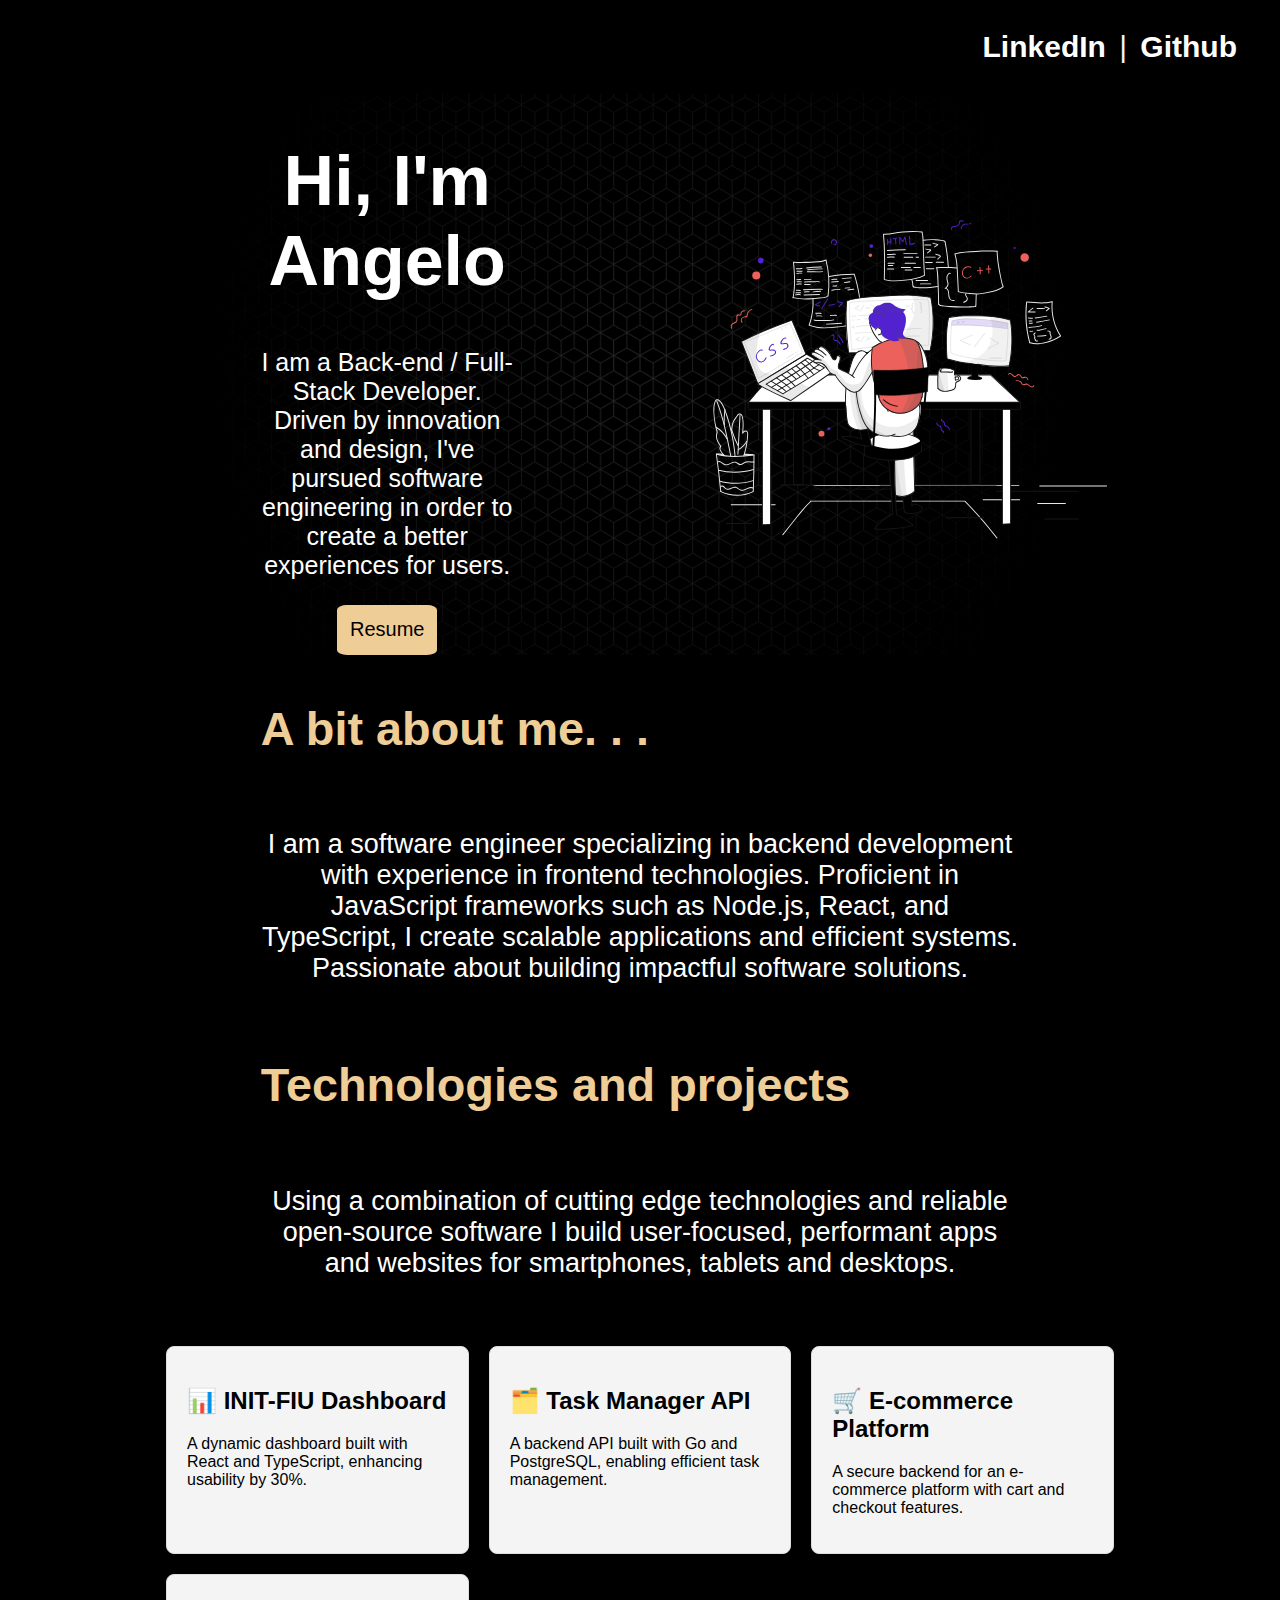
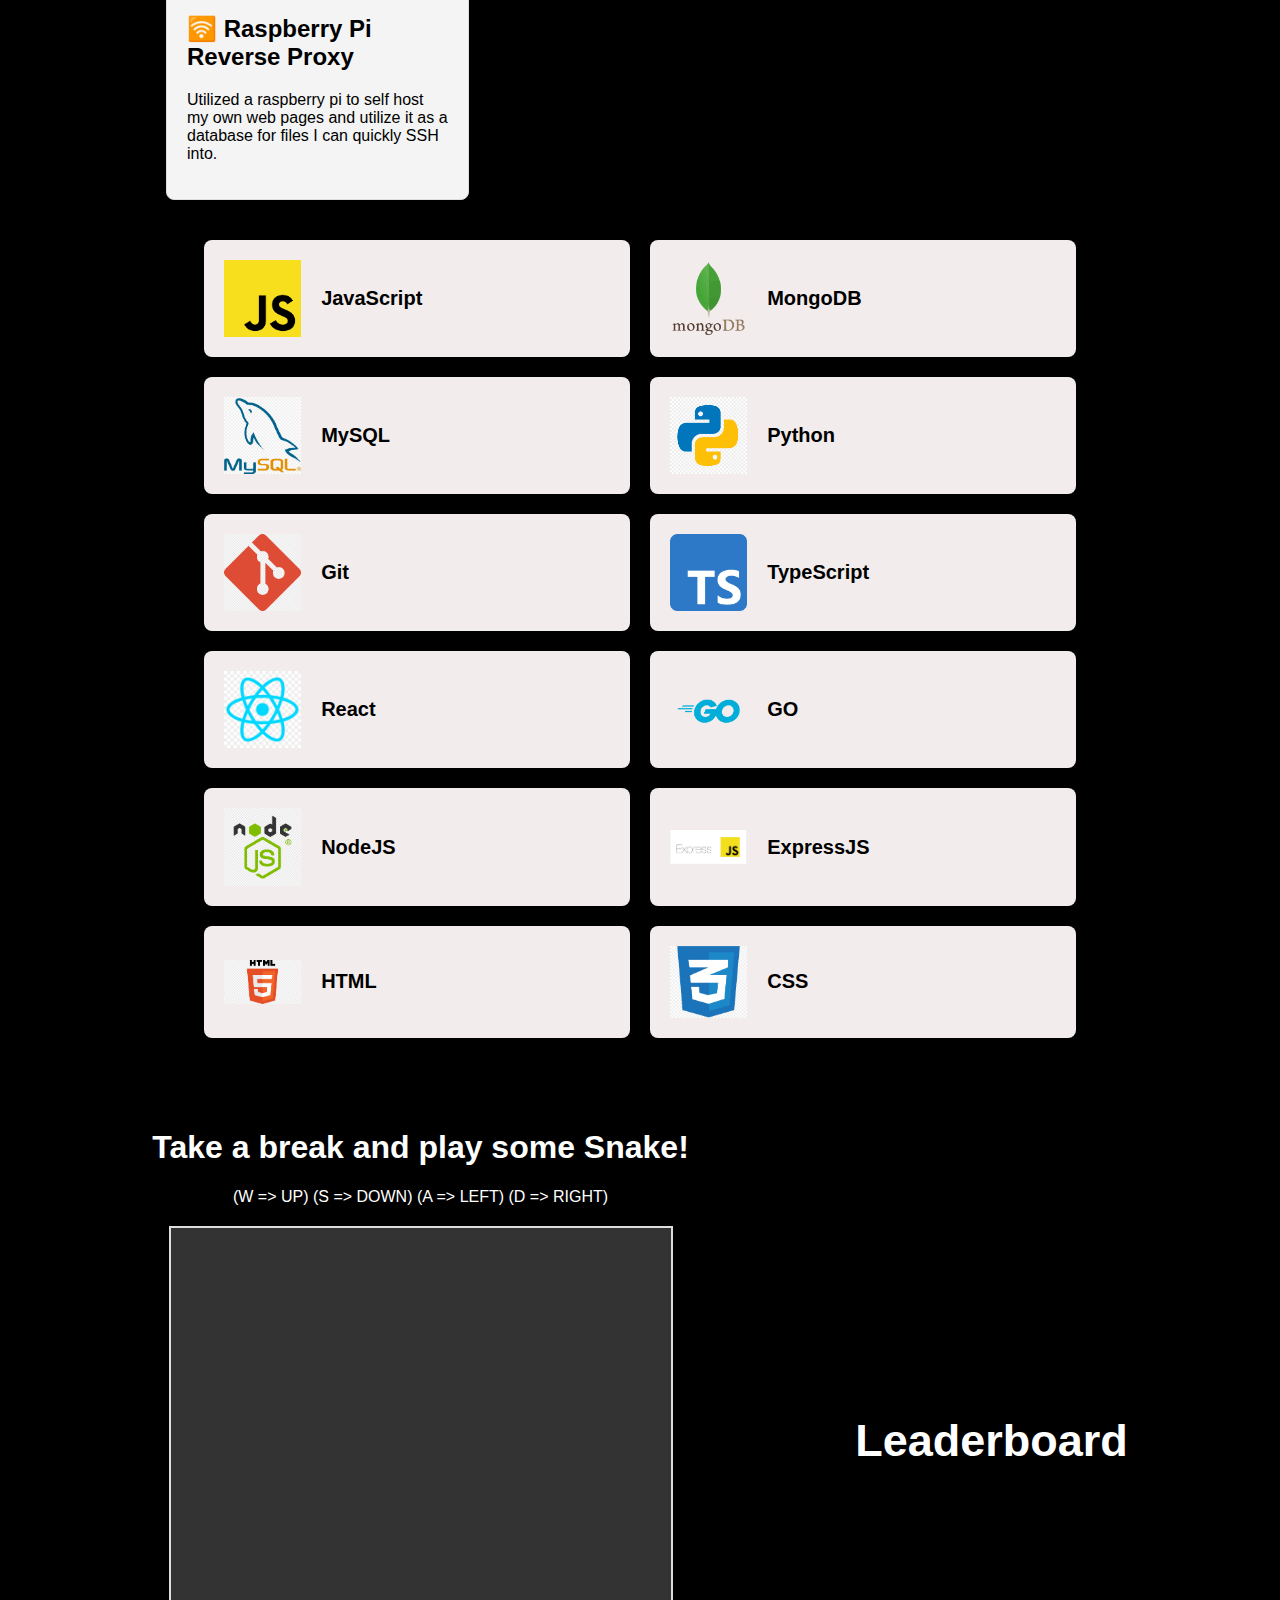
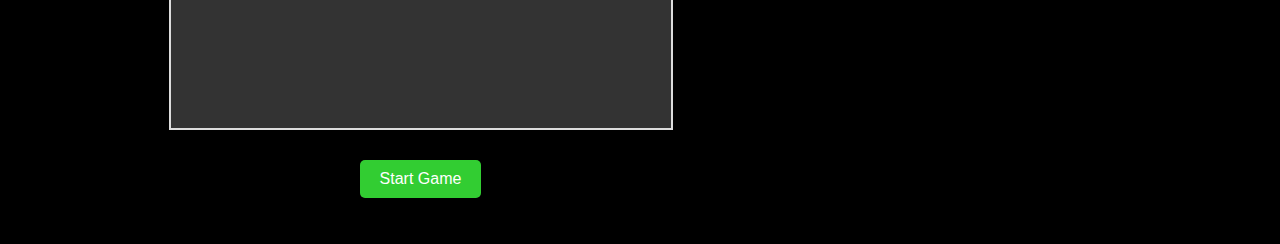
<file: index.html>
<!DOCTYPE html>
<html>
  <head>
    <meta charset="UTF-8" />
    <meta name="viewport" content="width=device-width, initial-scale=1.0" />
    <title>Angelo Portfolio</title>
    <link rel="stylesheet" href="styles.css" />
  </head>
  <body>
    <div class="root">
      <div>
        <!-- Navigation Bar -->
        <div class="navBar">
          <nav>
            <a href="https:www.linkedin.com/in/angeloboggio">LinkedIn</a> |
            <a href="https:www.github.com/angeloboggio">Github</a>
          </nav>
        </div>

        <!-- Intro Section -->
        <div class="intro-container"></div>
        <div class="jumbotron">
          <div class="leftpanel">
            <div class="introbox">
              <h1>Hi, I'm Angelo</h1>
              <p>
                I am a Back-end / Full-Stack Developer. Driven by innovation and
                design, I've pursued software engineering in order to create a
                better experiences for users.
              </p>
              <div class="introbutton">
                <a href="/AngeloRafaelBoggio.pdf" download="AngelosResume.pdf">
                  <button>Resume</button>
                </a>
              </div>
            </div>
          </div>
          <div class="rightpanel">
            <div class="imagecontainer">
              <img src="/images/techyguy.svg" alt="Techy Guy Illustration" />
            </div>
          </div>
        </div>

        <!-- About Section -->
        <div class="about-container">
          <div class="about">
            <div class="abitaboutme">
              <h3>A bit about me. . .</h3>
            </div>

            <div class="description_container">
              <p>
                I am a software engineer specializing in backend development
                with experience in frontend technologies. Proficient in
                JavaScript frameworks such as Node.js, React, and TypeScript, I
                create scalable applications and efficient systems. Passionate
                about building impactful software solutions.
              </p>
            </div>

            <div class="tech">
              <h3>Technologies and projects</h3>
            </div>
            <div class="techdesc">
              <p>
                Using a combination of cutting edge technologies and reliable
                open-source software I build user-focused, performant apps and
                websites for smartphones, tablets and desktops.
              </p>
            </div>
          </div>
        </div>

        <!-- Projects Section -->
        <div class="projects" id="projects">
          <div class="project-grid">
            <div class="project-card">
              <h2>📊 INIT-FIU Dashboard</h2>
              <p>
                A dynamic dashboard built with React and TypeScript, enhancing
                usability by 30%.
              </p>
            </div>
            <div class="project-card">
              <h2>🗂️ Task Manager API</h2>
              <p>
                A backend API built with Go and PostgreSQL, enabling efficient
                task management.
              </p>
            </div>
            <div class="project-card">
              <h2>🛒 E-commerce Platform</h2>
              <p>
                A secure backend for an e-commerce platform with cart and
                checkout features.
              </p>
            </div>
            <div class="project-card">
              <h2>🛜 Raspberry Pi Reverse Proxy</h2>
              <p>
                Utilized a raspberry pi to self host my own web pages and
                utilize it as a database for files I can quickly SSH into.
              </p>
            </div>
          </div>
        </div>

        <!-----Technologies Section-->
        <div class="techcontainer">
          <div class="technologies-grid">
            <div class="tech-card">
              <img src="/images/js.png" />
              <h1>JavaScript</h1>
            </div>

            <div class="tech-card">
              <img src="/images/mongo.webp" />
              <h1>MongoDB</h1>
            </div>

            <div class="tech-card">
              <img src="/images/mysql.webp" />
              <h1>MySQL</h1>
            </div>

            <div class="tech-card">
              <img src="/images/python.png" />
              <h1>Python</h1>
            </div>
            <div class="tech-card">
              <img src="/images/git.png" />
              <h1>Git</h1>
            </div>
            <div class="tech-card">
              <img src="/images/ts.png" />
              <h1>TypeScript</h1>
            </div>
            <div class="tech-card">
              <img src="/images/react.png" />
              <h1>React</h1>
            </div>
            <div class="tech-card">
              <img src="/images/go.png" />
              <h1>GO</h1>
            </div>
            <div class="tech-card">
              <img src="/images/nodejs.png" />
              <h1>NodeJS</h1>
            </div>
            <div class="tech-card">
              <img src="/images/expressjs.png" />
              <h1>ExpressJS</h1>
            </div>
            <div class="tech-card">
              <img src="/images/html.png" />
              <h1>HTML</h1>
            </div>
            <div class="tech-card">
              <img src="/images/css.jpg" />
              <h1>CSS</h1>
            </div>
          </div>
        </div>

        <!-- Snake Game Section -->
        <div class="snake-container">
          <div class="snake-game">
            <h1>Take a break and play some Snake!</h1>
            <p>(W => UP) (S => DOWN) (A => LEFT) (D => RIGHT)</p>
            <canvas id="snakeCanvas" width="500" height="500"></canvas>
            <button id="startButton">Start Game</button>
          </div>

          <!-- Leaderboard Section -->
          <div class="leaderboard">
            <h2>Leaderboard</h2>
            <ol id="topScores">
              <!-- Top scores will be dynamically inserted here -->
            </ol>
          </div>
        </div>

        <!-- Contact Form Section -->
        <div class="form-section">
          <form>Email Me</form>
        </div>

        <!-- Script -->
        <script src="script.js"></script>
      </div>
    </div>
  </body>
</html>
</file>
<file: discussions.html>
<!DOCTYPE html>
<html>
<head>
  <meta charset="UTF-8" />
  <meta name="viewport" content="width=device-width, initial-scale=1.0" />
  <title>Angelo Portfolio</title>
  <link rel="stylesheet" href="styles.css" />
</head>
<body>
  <main class="page-content" aria-label="content">
    <div class="discussions">
        <h1><a href="index.html"><$</a></h1>
        <h1>Discussions</h1>
      <table width="100%">
        <tr>
          <th>Topic</th>
          <th>Link</th>
        </tr>
        <tr>
          <td>Building an ecommerce platform with Nestjs</td>
          <td><a href="https://github.com/angeloboggio/ecommerce-nestjs">Ecommerce Nestjs</a></td>
        </tr>
      </table>
    </div>
  </main>
</body>
</html>
</file>
<file: styles.css>
/* Global Styles */
html {
  width: 100%;
}
body {
  background-color: rgb(0, 0, 0);
  text-align: center;
  font-family: sans-serif;
}

/* Navigation Bar */
.navBar {
  background-color: #12121200;
  color: whitesmoke;
  font-size: 30px;
  text-align: right;
  padding: 20px;
  margin: 10px;
}

.navBar a {
  text-decoration: none;
  color: white;
  font-weight: bold;
  padding: 5px;
}

.navBar a:hover {
  color: rgb(239, 205, 151);
}

/* Intro Section */
.intro-container {
  display: flex;
  align-items: center;
  justify-content: center;
  background-color: #0b0b0b00;
}

.introbox {
  display: block;
  width: 50%;
}

.introbox h1 {
  font-size: 70px;
}

.introbox p {
  font-size: 25px;
}

.introbox button {
  background-color: rgb(239, 205, 151);
  border: 2px solid rgb(239, 205, 151);
  border-radius: 10%;
  width: 100px;
  height: 50px;
  display: flex;
  justify-content: center;
  align-items: center;
  font-size: 20px;
  color: #000000;
  cursor: pointer;
  transition: background-color 0.3s ease, color 0.3s ease;
}

.introbutton a {
  text-decoration: none;
  display: flex;
  justify-content: center;
}

/* Panels */
.leftpanel {
  display: flex;
  align-items: center;
  justify-content: center;
  font-size: 30px;
  color: white;
  width: 40%;
  background-color: rgba(255, 255, 255, 0);
}

.rightpanel {
  display: flex;
  align-items: center;
  justify-content: center;
  width: 40%;
}

.imagecontainer img {
  width: 100%;
  height: auto;
  max-width: 100%;
}

/* Jumbotron */
.jumbotron {
  display: flex;
  align-items: center;
  justify-content: center;
  background-image: url("/images/hex.jpg");
  background-size: contain;
  background-repeat: no-repeat;
  background-position: center;
  width: 100%;
  height: 50%;
}

/* About Section */
.about-container {
  background-color: rgb(0, 0, 0);
  display: flex;
  justify-content: center;
  align-items: center;
}

.about {
  display: block;
  background-color: rgb(0, 0, 0);
  color: #ffffff;
  width: 60%;
}

.abitaboutme {
  color: rgb(239, 205, 151);
  display: flex;
  font-size: 40px;
}

.holder {
  display: flex;
  justify-content: center;
  align-items: center;
}

.description_container {
  display: flex;
  font-size: 27px;
}

.tech {
  color: rgb(239, 205, 151);
  display: flex;
  font-size: 40px;
}

.techdesc {
  display: flex;
  font-size: 27px;
}

/* Projects Section */
.projects {
  display: inline-block;
  justify-items: center;
  text-align: center;
  padding: 20px;
  width: 75%;
}

.projects h1 {
  color: #ddd;
  font-size: 40px;
}

.project-grid {
  display: grid;
  grid-template-columns: repeat(auto-fit, minmax(300px, 1fr));
  gap: 20px;
  margin-top: 20px;
  width: 100%;
}

.project-card {
  background-color: #f4f4f4;
  border: 1px solid #ddd;
  padding: 20px;
  border-radius: 8px;
  box-shadow: 0 4px 6px rgba(0, 0, 0, 0.1);
  text-align: left;
  transition: transform 0.3s ease, box-shadow 0.3s ease;
}

.project-card:hover {
  transform: translateY(-5px);
  box-shadow: 0 8px 12px rgba(0, 0, 0, 0.2);
}

/* Technologies Grid Section */
.techcontainer {
  display: flex;
  justify-content: center;
  align-items: center;
}

.technologies-grid {
  display: grid;
  grid-template-columns: repeat(auto-fit, minmax(300px, 1fr));
  gap: 20px;
  margin-top: 20px;
  width: 69%;
}

.tech-card {
  display: flex;
  gap: 20px;
  background-color: #f2ecec;
  font-size: 10px;
  padding: 20px;
  border-radius: 8px;
  box-shadow: 0 4px 6px rgba(0, 0, 0, 0.1);
  text-align: left;
  align-items: center;
  transition: transform 0.3s ease, box-shadow 0.3s ease;
}

.tech-card:hover {
  transform: translateY(-5px);
  box-shadow: 0 8px 12px rgba(0, 0, 0, 0.2);
}

.tech-card img {
  width: 20%;
}

/* Snake Game Section */
.snake-container {
  display: flex;
  justify-content: center;
  align-items: center;
  gap: 10%;
}

.snake-game {
  color: white;
  text-align: center;
  padding: 20px;
  margin-top: 50px;
}

#snakeCanvas {
  background-color: #333;
  border: 2px solid #ddd;
  display: block;
  margin: 20px auto;
}

#startButton {
  margin-top: 10px;
  padding: 10px 20px;
  font-size: 16px;
  cursor: pointer;
  background-color: limegreen;
  color: white;
  border: none;
  border-radius: 5px;
  transition: background-color 0.3s ease;
}

#startButton:hover {
  background-color: darkgreen;
}

/* Leaderboard Section */
.leaderboard {
  color: white;
  font-size: 30px;
  text-align: center;
  margin-top: 20px;
  padding: 20px;
}

.leaderboard h2 {
  margin-bottom: 10px;
}

#topScores {
  list-style-type: none;
  padding: 0;
}

#topScores li {
  margin: 5px 0;
  font-size: 23px;
}

/* Mobile styles - for screens smaller than or equal to 600px */
@media (max-width: 800px) {
  /* Adjust Navigation Bar */
  .navBar nav {
    text-align: center;
    font-size: 33px;
    padding: 5px;
  }

  .introbox {
    width: 100%;
  }

  /* Reduce text size */
  .introbox h1 {
    font-size: 38px;
  }

  .introbox p {
    font-size: 15px;
  }

  /* Adjust the layout of Panels */
  .leftpanel,
  .rightpanel {
    width: 100%;
    padding: 10px;
  }

  .rightpanel {
    margin-top: 20px;
  }

  .abitaboutme {
    font-size: 24px;
  }

  .description_container p {
    font-size: 20px;
  }

  .tech {
    font-size: 24px;
  }

  .techdesc p {
    font-size: 20px;
  }

  /* Adjust Project Cards */
  .project-grid {
    grid-template-columns: 1fr;
  }

  .project-card {
    padding: 15px;
    font-size: 16px;
  }

  .techcontainer {
    width: 100%;
  }

  /* Adjust Technologies Grid */
  .technologies-grid {
    grid-template-columns: 2fr 2fr;
  }

  .tech-card {
    font-size: 7px;
    padding: 10px;
  }

  /* Snake Game Section */
  .snake-container {
    flex-direction: column;
    align-items: center;
  }

  /* Adjust Canvas Size for Snake Game */
  #snakeCanvas {
    width: 100%;
    height: auto;
  }

  /* Leaderboard Section */
  .leaderboard {
    padding: 10px;
    font-size: 18px;
  }
}
</file>
